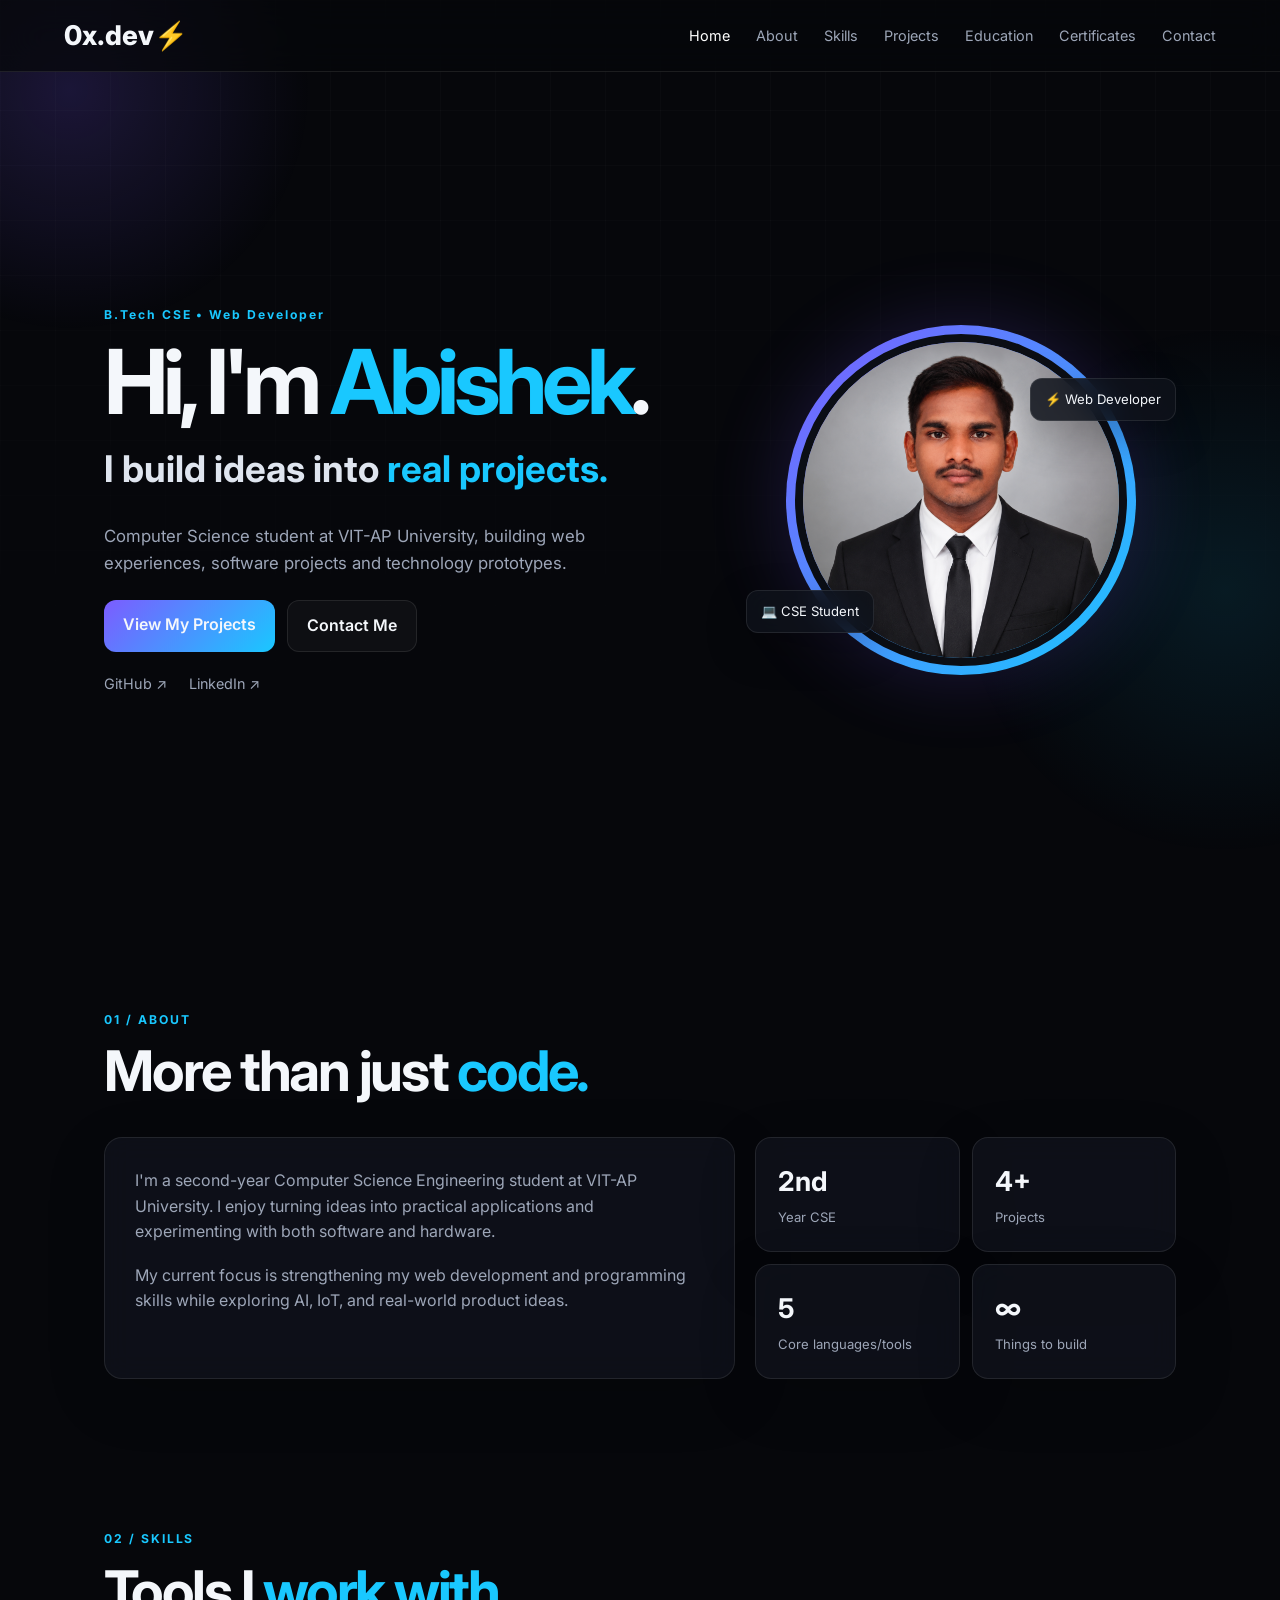
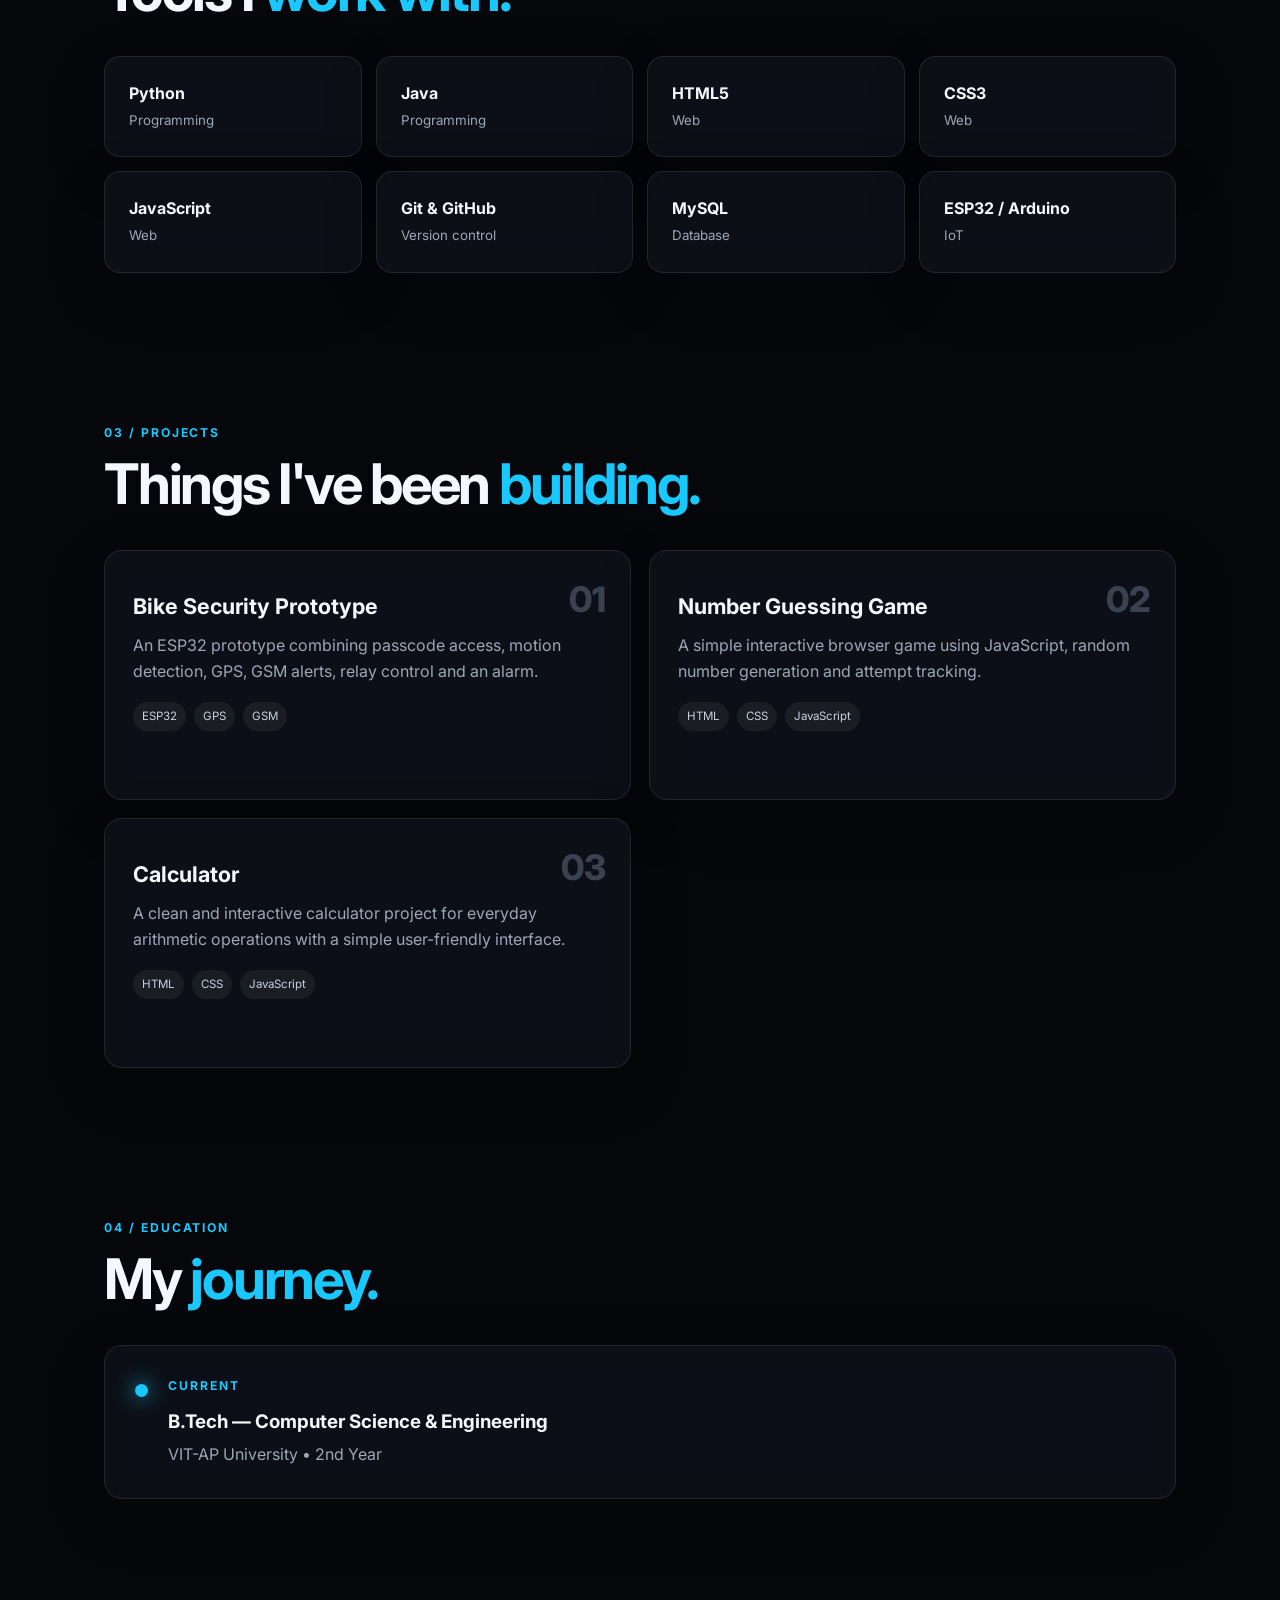
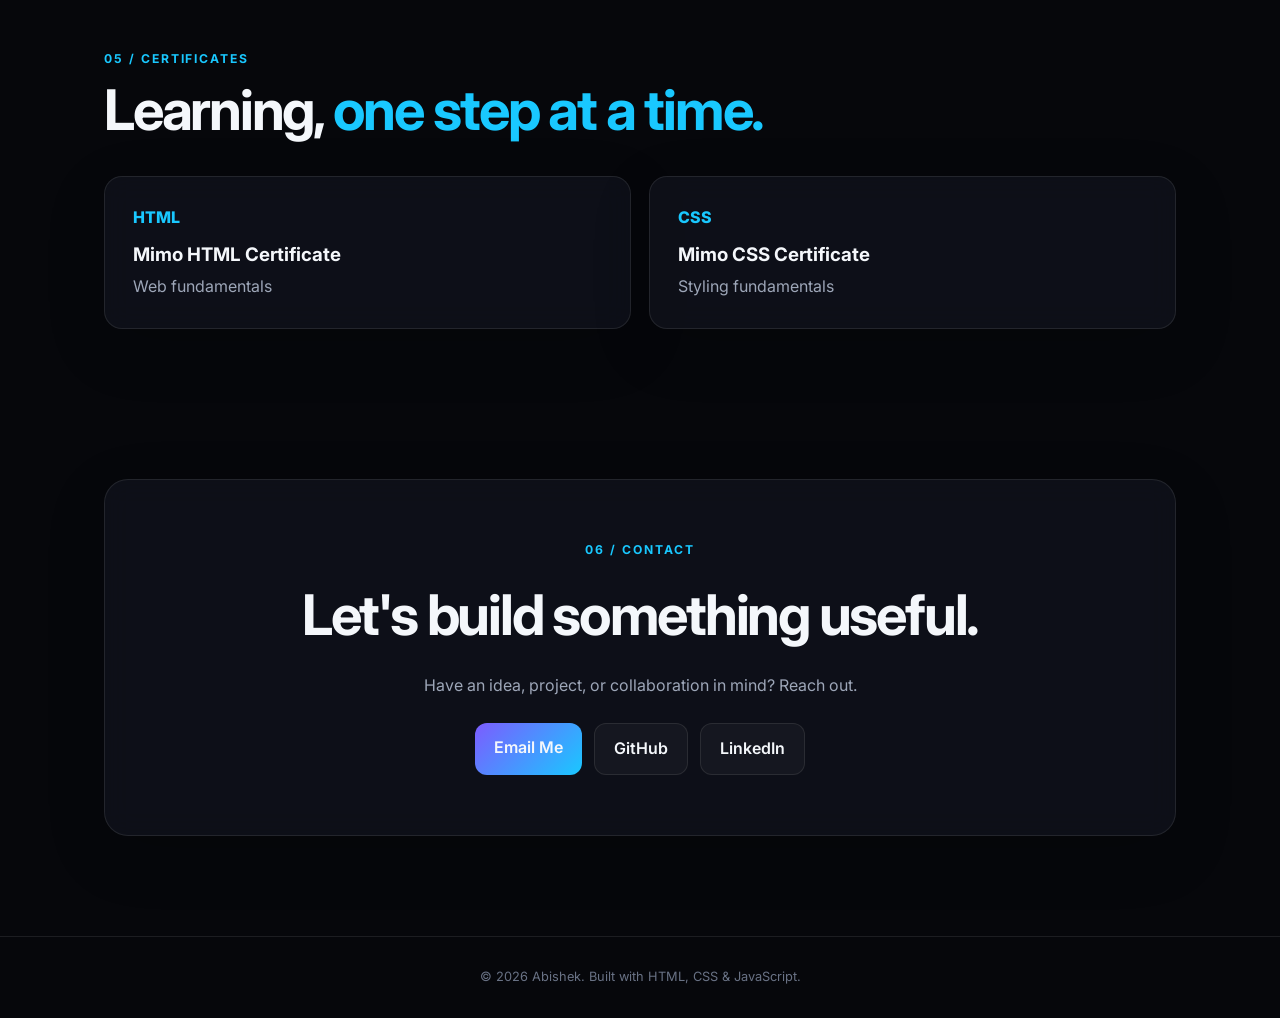
<file: index.html>
<!DOCTYPE html>
<html lang="en">
<head>
  <meta charset="UTF-8">
  <meta name="viewport" content="width=device-width, initial-scale=1.0">
  <meta name="description" content="Abishek — B.Tech CSE student and web developer portfolio.">
  <title>Abishek | CSE Student & Web Developer</title>
  <link rel="preconnect" href="https://fonts.googleapis.com">
  <link rel="preconnect" href="https://fonts.gstatic.com" crossorigin>
  <link href="https://fonts.googleapis.com/css2?family=Inter:wght@400;500;600;700;800&display=swap" rel="stylesheet">
  <link rel="stylesheet" href="css/style.css">
</head>
<body>
  <div class="bg-grid"></div>
  <header class="navbar">
    <a class="logo" href="#home">0x.dev<span>⚡</span></a>
    <button class="menu-btn" id="menuBtn" aria-label="Toggle navigation">☰</button>
    <nav id="nav">
      <a href="#home" class="active">Home</a>
      <a href="#about">About</a>
      <a href="#skills">Skills</a>
      <a href="#projects">Projects</a>
      <a href="#education">Education</a>
      <a href="#certificates">Certificates</a>
      <a href="#contact">Contact</a>
    </nav>
  </header>

  <main>
    <section id="home" class="hero section">
      <div class="hero-copy reveal">
        <p class="eyebrow">B.Tech CSE • Web Developer</p>
        <h1>Hi, I'm <span>Abishek</span>.</h1>
        <h2>I build ideas into <span class="gradient-text">real projects.</span></h2>
        <p class="hero-text">Computer Science student at VIT-AP University, building web experiences, software projects and technology prototypes.</p>
        <div class="actions">
          <a class="btn primary" href="#projects">View My Projects</a>
          <a class="btn secondary" href="#contact">Contact Me</a>
        </div>
        <div class="socials">
          <a href="https://github.com/Abishek0523" target="_blank" rel="noreferrer">GitHub ↗</a>
          <a href="https://www.linkedin.com/in/abishek-j-a5b180357?utm_source=share_via&utm_content=profile&utm_medium=member_android" target="_blank" rel="noreferrer">LinkedIn ↗</a>
        </div>
      </div>
      <div class="hero-photo reveal">
        <div class="photo-ring">
          <img class="photo-placeholder" src="assets/profile.jpg" alt="Abishek">
        </div>
        <div class="floating-card card-one">⚡ Web Developer</div>
        <div class="floating-card card-two">💻 CSE Student</div>
      </div>
    </section>

    <section id="about" class="section">
      <div class="section-heading reveal"><p class="eyebrow">01 / ABOUT</p><h2>More than just <span>code.</span></h2></div>
      <div class="about-grid">
        <div class="glass about-text reveal">
          <p>I'm a second-year Computer Science Engineering student at VIT-AP University. I enjoy turning ideas into practical applications and experimenting with both software and hardware.</p>
          <p>My current focus is strengthening my web development and programming skills while exploring AI, IoT, and real-world product ideas.</p>
        </div>
        <div class="stats reveal">
          <div class="stat glass"><strong>2nd</strong><span>Year CSE</span></div>
          <div class="stat glass"><strong>4+</strong><span>Projects</span></div>
          <div class="stat glass"><strong>5</strong><span>Core languages/tools</span></div>
          <div class="stat glass"><strong>∞</strong><span>Things to build</span></div>
        </div>
      </div>
    </section>

    <section id="skills" class="section">
      <div class="section-heading reveal"><p class="eyebrow">02 / SKILLS</p><h2>Tools I <span>work with.</span></h2></div>
      <div class="skills-grid">
        <div class="skill glass reveal"><b>Python</b><small>Programming</small></div>
        <div class="skill glass reveal"><b>Java</b><small>Programming</small></div>
        <div class="skill glass reveal"><b>HTML5</b><small>Web</small></div>
        <div class="skill glass reveal"><b>CSS3</b><small>Web</small></div>
        <div class="skill glass reveal"><b>JavaScript</b><small>Web</small></div>
        <div class="skill glass reveal"><b>Git & GitHub</b><small>Version control</small></div>
        <div class="skill glass reveal"><b>MySQL</b><small>Database</small></div>
        <div class="skill glass reveal"><b>ESP32 / Arduino</b><small>IoT</small></div>
      </div>
    </section>

    <section id="projects" class="section">
      <div class="section-heading reveal"><p class="eyebrow">03 / PROJECTS</p><h2>Things I've been <span>building.</span></h2></div>
      <div class="projects-grid">
        <article class="project glass reveal">
          <div class="project-number">01</div>
          <h3>Bike Security Prototype</h3>
          <p>An ESP32 prototype combining passcode access, motion detection, GPS, GSM alerts, relay control and an alarm.</p>
          <div class="chips"><span>ESP32</span><span>GPS</span><span>GSM</span></div>
        </article>
        <article class="project glass reveal">
          <div class="project-number">02</div>
          <h3>Number Guessing Game</h3>
          <p>A simple interactive browser game using JavaScript, random number generation and attempt tracking.</p>
          <div class="chips"><span>HTML</span><span>CSS</span><span>JavaScript</span></div>
        </article>
        <article class="project glass reveal">
          <div class="project-number">03</div>
          <h3>Calculator</h3>
          <p>A clean and interactive calculator project for everyday arithmetic operations with a simple user-friendly interface.</p>
          <div class="chips"><span>HTML</span><span>CSS</span><span>JavaScript</span></div>
        </article>
      </div>
    </section>

    <section id="education" class="section">
      <div class="section-heading reveal"><p class="eyebrow">04 / EDUCATION</p><h2>My <span>journey.</span></h2></div>
      <div class="timeline glass reveal">
        <div class="timeline-item">
          <span class="dot"></span>
          <div><p class="eyebrow">CURRENT</p><h3>B.Tech — Computer Science & Engineering</h3><p>VIT-AP University • 2nd Year</p></div>
        </div>
      </div>
    </section>

    <section id="certificates" class="section">
      <div class="section-heading reveal"><p class="eyebrow">05 / CERTIFICATES</p><h2>Learning, <span>one step at a time.</span></h2></div>
      <div class="certificate-grid">
        <div class="certificate glass reveal"><span>HTML</span><h3>Mimo HTML Certificate</h3><p>Web fundamentals</p></div>
        <div class="certificate glass reveal"><span>CSS</span><h3>Mimo CSS Certificate</h3><p>Styling fundamentals</p></div>
      </div>
    </section>

    <section id="contact" class="section contact-section">
      <div class="contact-card glass reveal">
        <p class="eyebrow">06 / CONTACT</p>
        <h2>Let's build something <span>useful.</span></h2>
        <p>Have an idea, project, or collaboration in mind? Reach out.</p>
        <div class="contact-actions">
          <a class="btn primary" href="mailto:abishekj0058@gmail.com">Email Me</a>
          <a class="btn secondary" href="https://github.com/Abishek0523" target="_blank" rel="noreferrer">GitHub</a>
          <a class="btn secondary" href="https://www.linkedin.com/in/abishek-j-a5b180357?utm_source=share_via&utm_content=profile&utm_medium=member_android" target="_blank" rel="noreferrer">LinkedIn</a>
         </div>
      </div>
    </section>
  </main>

  <footer><p>© <span id="year"></span> Abishek. Built with HTML, CSS & JavaScript.</p></footer>
  <script src="js/script.js"></script>
</body>
</html>
</file>
<file: css/style.css>
:root{--bg:#06070b;--panel:rgba(17,20,30,.72);--text:#f4f7fb;--muted:#9da6b8;--line:rgba(255,255,255,.09);--accent:#7c5cff;--accent2:#19c8ff;--max:1120px}
*{box-sizing:border-box;margin:0;padding:0}html{scroll-behavior:smooth}body{font-family:Inter,Arial,sans-serif;background:var(--bg);color:var(--text);line-height:1.6;overflow-x:hidden}.bg-grid{position:fixed;inset:0;z-index:-2;background-image:linear-gradient(rgba(255,255,255,.025) 1px,transparent 1px),linear-gradient(90deg,rgba(255,255,255,.025) 1px,transparent 1px);background-size:55px 55px;mask-image:linear-gradient(to bottom,black,transparent 85%)}body:before{content:"";position:fixed;z-index:-1;width:500px;height:500px;left:-180px;top:-160px;background:radial-gradient(circle,rgba(124,92,255,.18),transparent 68%)}body:after{content:"";position:fixed;z-index:-1;width:550px;height:550px;right:-220px;top:35%;background:radial-gradient(circle,rgba(25,200,255,.1),transparent 68%)}
a{color:inherit;text-decoration:none}.navbar{height:72px;position:fixed;top:0;left:0;right:0;z-index:10;display:flex;align-items:center;justify-content:space-between;padding:0 5%;background:rgba(6,7,11,.72);backdrop-filter:blur(18px);border-bottom:1px solid var(--line)}.logo{font-size:1.7rem;font-weight:800}.logo span,.gradient-text,.section-heading h2 span,.hero h1 span{color:var(--accent2)}nav{display:flex;gap:26px}nav a{font-size:.9rem;color:var(--muted);transition:.25s}nav a:hover,nav a.active{color:#fff}.menu-btn{display:none;background:none;border:0;color:#fff;font-size:1.4rem}
.section{max-width:var(--max);margin:auto;padding:110px 24px 40px}.hero{min-height:100vh;display:grid;grid-template-columns:1.15fr .85fr;align-items:center;gap:60px;padding-top:140px}.eyebrow{color:var(--accent2);font-size:.76rem;letter-spacing:.16em;font-weight:700;margin-bottom:12px}.hero h1{font-size:clamp(3rem,7vw,6rem);line-height:1.02;letter-spacing:-.06em}.hero h2{font-size:clamp(1.35rem,3vw,2.3rem);margin-top:12px;color:#dfe5ef}.hero-text{max-width:650px;color:var(--muted);font-size:1.05rem;margin:24px 0}.actions,.socials,.contact-actions{display:flex;gap:12px;flex-wrap:wrap}.btn{padding:12px 19px;border-radius:12px;border:1px solid var(--line);font-weight:600;transition:.25s}.btn:hover{transform:translateY(-2px)}.primary{background:linear-gradient(135deg,var(--accent),var(--accent2));border:0}.secondary{background:rgba(255,255,255,.035)}.socials{margin-top:20px;gap:22px}.socials a{color:var(--muted);font-size:.9rem}.socials a:hover{color:#fff}.hero-photo{position:relative;display:flex;justify-content:center}.photo-ring{width:min(350px,75vw);aspect-ratio:1;border-radius:50%;padding:9px;background:linear-gradient(135deg,var(--accent),var(--accent2));box-shadow:0 0 80px rgba(124,92,255,.2)}.photo-placeholder{height:100%;border-radius:50%;display:grid;place-items:center;text-align:center;font-weight:800;letter-spacing:.12em;font-size:1.5rem;color:#aeb8ca;background:radial-gradient(circle at 35% 30%,#252b3b,#0c0f17 65%);border:8px solid #0b0e15}.floating-card{position:absolute;background:rgba(15,18,27,.85);border:1px solid var(--line);padding:10px 14px;border-radius:12px;backdrop-filter:blur(12px);font-size:.82rem;box-shadow:0 15px 40px rgba(0,0,0,.25)}.card-one{top:15%;right:0}.card-two{bottom:12%;left:0}
.section-heading{margin-bottom:34px}.section-heading h2{font-size:clamp(2rem,5vw,3.5rem);line-height:1.1;letter-spacing:-.04em}.glass{background:var(--panel);border:1px solid var(--line);box-shadow:0 18px 60px rgba(0,0,0,.16);backdrop-filter:blur(14px)}.about-grid{display:grid;grid-template-columns:1.5fr 1fr;gap:20px}.about-text{padding:30px;border-radius:18px;color:var(--muted)}.about-text p+p{margin-top:18px}.stats{display:grid;grid-template-columns:1fr 1fr;gap:12px}.stat{border-radius:16px;padding:22px}.stat strong{display:block;font-size:1.7rem}.stat span{color:var(--muted);font-size:.82rem}.skills-grid{display:grid;grid-template-columns:repeat(4,1fr);gap:14px}.skill{padding:24px;border-radius:16px;transition:.3s}.skill:hover,.project:hover,.certificate:hover{transform:translateY(-5px);border-color:rgba(124,92,255,.45)}.skill b{display:block}.skill small{color:var(--muted)}.projects-grid{display:grid;grid-template-columns:repeat(2,1fr);gap:18px}.project{position:relative;padding:28px;border-radius:18px;min-height:250px;transition:.3s}.project.featured{grid-column:span 2;background:linear-gradient(145deg,rgba(124,92,255,.13),rgba(17,20,30,.75))}.project-number{position:absolute;right:24px;top:20px;color:#3a4151;font-weight:800;font-size:2.2rem}.tag{font-size:.7rem;color:var(--accent2);font-weight:800;letter-spacing:.12em}.project h3{font-size:1.35rem;margin:10px 0}.project p{color:var(--muted);max-width:700px}.chips{display:flex;gap:8px;flex-wrap:wrap;margin:18px 0}.chips span{padding:5px 9px;border-radius:999px;background:rgba(255,255,255,.06);font-size:.72rem;color:#c8d0df}.project-link{font-weight:600;color:#fff}.timeline{padding:30px;border-radius:18px}.timeline-item{display:flex;gap:20px;align-items:flex-start}.dot{width:13px;height:13px;border-radius:50%;background:var(--accent2);margin-top:8px;box-shadow:0 0 20px var(--accent2)}.timeline-item h3{margin-bottom:5px}.timeline-item p:last-child{color:var(--muted)}.certificate-grid{display:grid;grid-template-columns:repeat(2,1fr);gap:18px}.certificate{padding:28px;border-radius:18px;transition:.3s}.certificate span{font-weight:800;color:var(--accent2)}.certificate h3{margin:10px 0 4px}.certificate p{color:var(--muted)}.contact-section{padding-bottom:100px}.contact-card{text-align:center;padding:60px 25px;border-radius:24px}.contact-card h2{font-size:clamp(2rem,5vw,3.5rem);letter-spacing:-.04em}.contact-card>p:not(.eyebrow){color:var(--muted);margin:12px auto 25px}.contact-actions{justify-content:center}footer{padding:30px 20px;border-top:1px solid var(--line);text-align:center;color:#697285;font-size:.8rem}.reveal{opacity:0;transform:translateY(22px);transition:.7s ease}.reveal.visible{opacity:1;transform:none}
@media(max-width:800px){nav{display:none;position:absolute;top:72px;left:0;right:0;padding:18px 24px;flex-direction:column;background:rgba(6,7,11,.96);border-bottom:1px solid var(--line)}nav.open{display:flex}.menu-btn{display:block}.hero{grid-template-columns:1fr;text-align:center;gap:40px}.hero-text{margin-left:auto;margin-right:auto}.actions,.socials{justify-content:center}.hero-photo{order:-1}.photo-ring{width:230px}.floating-card{display:none}.about-grid{grid-template-columns:1fr}.skills-grid{grid-template-columns:repeat(2,1fr)}.projects-grid{grid-template-columns:1fr}.project.featured{grid-column:auto}.certificate-grid{grid-template-columns:1fr}}
@media(max-width:430px){.section{padding-left:16px;padding-right:16px}.skills-grid{grid-template-columns:1fr}.hero h1{font-size:3.2rem}}
</file>
